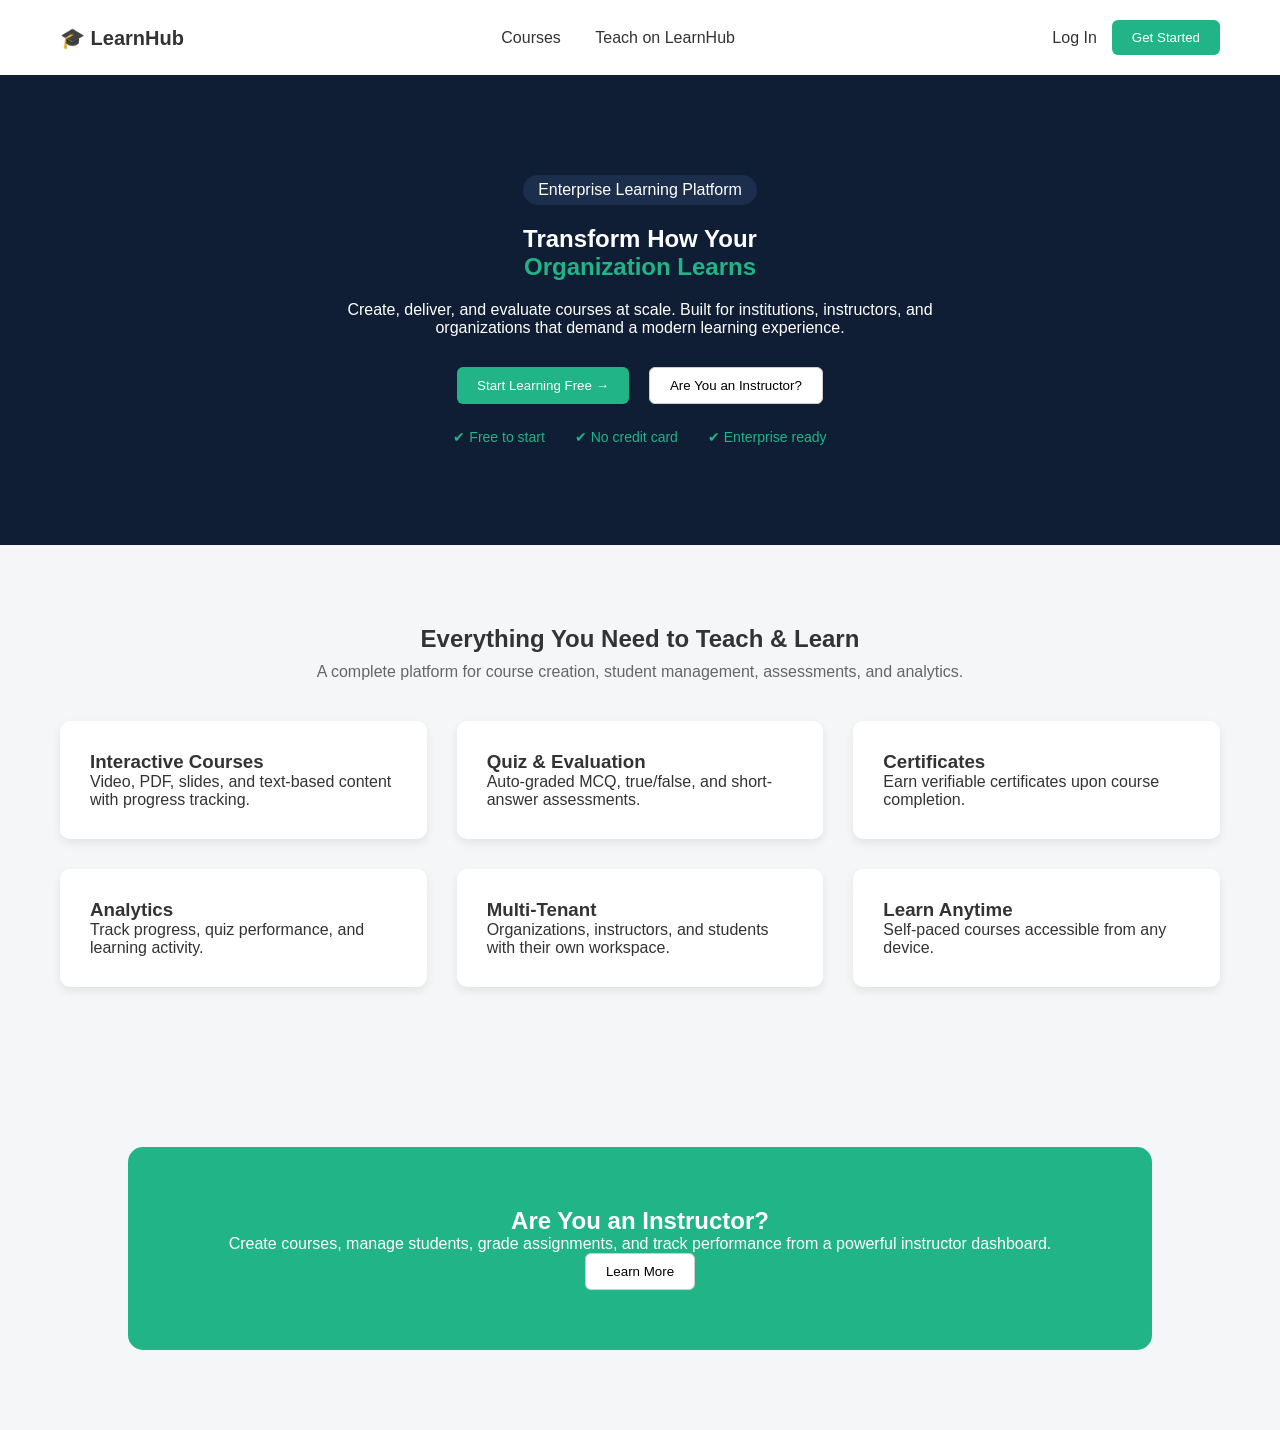
<file: index.html>
<!DOCTYPE html>
<html lang="en">
<head>
<meta charset="UTF-8">
<meta name="viewport" content="width=device-width, initial-scale=1.0">
<title>LearnHub</title>
<link rel="stylesheet" href="style.css">
</head>

<body>

<!-- Navbar -->

<header class="navbar">
<div class="logo">🎓 LearnHub</div>

<nav>
<a href="#">Courses</a>
<a href="#">Teach on LearnHub</a>
</nav>

<div class="nav-buttons">
<a href="login.html" class="login">Log In</a>
<button class="btn-primary">Get Started</button>
</div>

</header>


<!-- Hero Section -->

<section class="hero">

<p class="tag">Enterprise Learning Platform</p>

<h1>
Transform How Your <br>
<span>Organization Learns</span>
</h1>

<p class="hero-text">
Create, deliver, and evaluate courses at scale. Built for institutions,
instructors, and organizations that demand a modern learning experience.
</p>

<div class="hero-buttons">
<button class="btn-primary">Start Learning Free →</button>
<button class="btn-secondary">Are You an Instructor?</button>
</div>

<div class="hero-features">
<span>✔ Free to start</span>
<span>✔ No credit card</span>
<span>✔ Enterprise ready</span>
</div>

</section>


<!-- Features Section -->

<section class="features">

<h2>Everything You Need to Teach & Learn</h2>

<p class="features-desc">
A complete platform for course creation, student management,
assessments, and analytics.
</p>

<div class="features-grid">

<div class="card">
<h3>Interactive Courses</h3>
<p>Video, PDF, slides, and text-based content with progress tracking.</p>
</div>

<div class="card">
<h3>Quiz & Evaluation</h3>
<p>Auto-graded MCQ, true/false, and short-answer assessments.</p>
</div>

<div class="card">
<h3>Certificates</h3>
<p>Earn verifiable certificates upon course completion.</p>
</div>

<div class="card">
<h3>Analytics</h3>
<p>Track progress, quiz performance, and learning activity.</p>
</div>

<div class="card">
<h3>Multi-Tenant</h3>
<p>Organizations, instructors, and students with their own workspace.</p>
</div>

<div class="card">
<h3>Learn Anytime</h3>
<p>Self-paced courses accessible from any device.</p>
</div>

</div>

</section>


<!-- Instructor CTA -->

<section class="cta">

<h2>Are You an Instructor?</h2>

<p>
Create courses, manage students, grade assignments,
and track performance from a powerful instructor dashboard.
</p>

<button class="btn-secondary">Learn More</button>

</section>


<script src="script.js"></script>

</body>
</html>
</file>
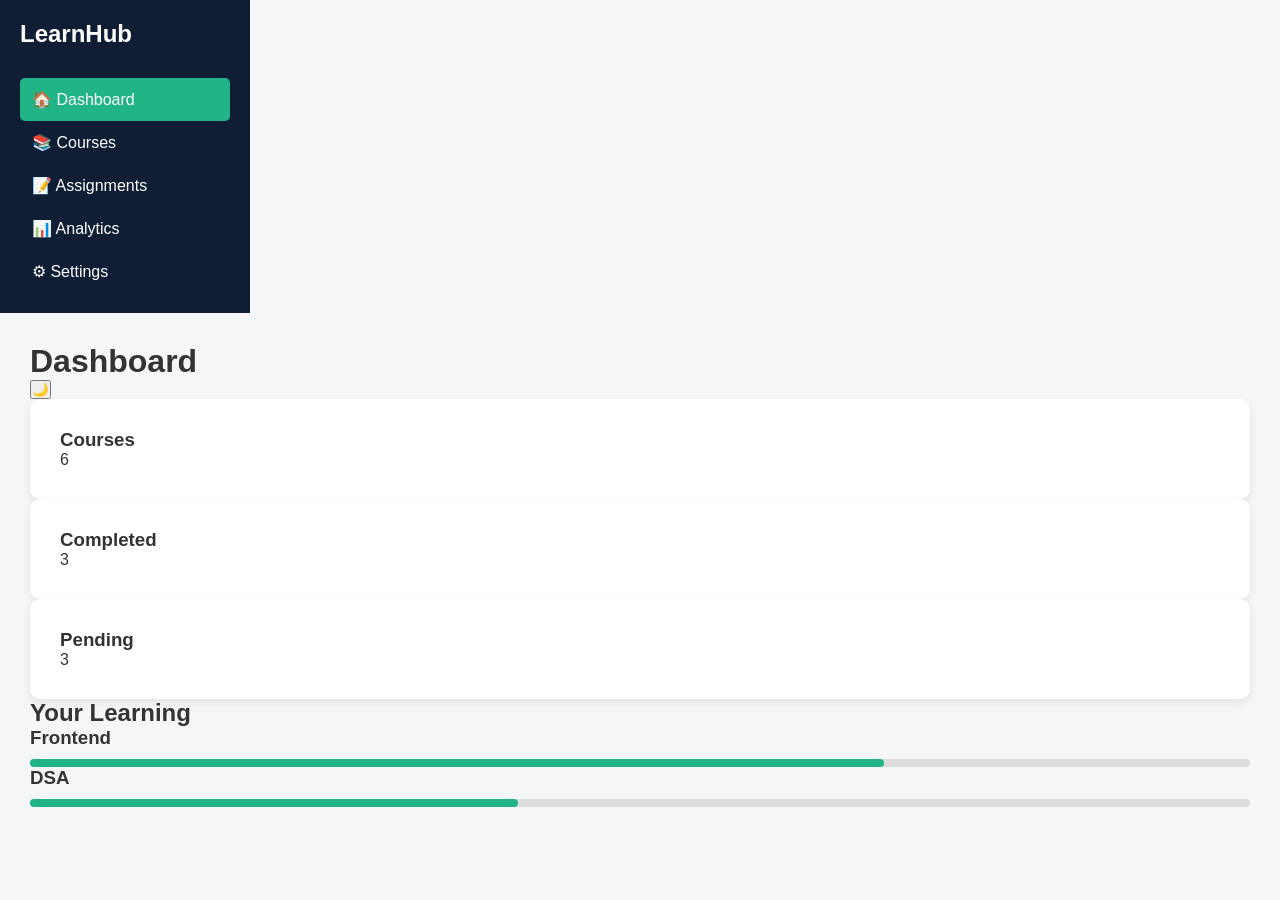
<file: dashboard.html>
<!DOCTYPE html>
<html lang="en">
<head>
<meta charset="UTF-8">
<meta name="viewport" content="width=device-width, initial-scale=1.0">
<title>Dashboard</title>
<link rel="stylesheet" href="style.css">
</head>

<body>

<div class="app">

<!-- Sidebar -->
<aside class="sidebar glass">

<h2>LearnHub</h2>

<ul>
<li class="active">🏠 Dashboard</li>
<li>📚 Courses</li>
<li>📝 Assignments</li>
<li>📊 Analytics</li>
<li>⚙ Settings</li>
</ul>

</aside>

<!-- Main -->
<main class="main">

<header class="topbar">
<h1>Dashboard</h1>
<button id="themeToggle">🌙</button>
</header>

<div class="stats">

<div class="card glass">
<h3>Courses</h3>
<p>6</p>
</div>

<div class="card glass">
<h3>Completed</h3>
<p>3</p>
</div>

<div class="card glass">
<h3>Pending</h3>
<p>3</p>
</div>

</div>

<h2>Your Learning</h2>

<div class="course-grid">

<div class="course-card glass">
<h3>Frontend</h3>
<div class="progress">
<div style="width:70%"></div>
</div>
</div>

<div class="course-card glass">
<h3>DSA</h3>
<div class="progress">
<div style="width:40%"></div>
</div>
</div>

</div>

</main>

</div>

<script src="script.js"></script>
</body>
</html>
</file>
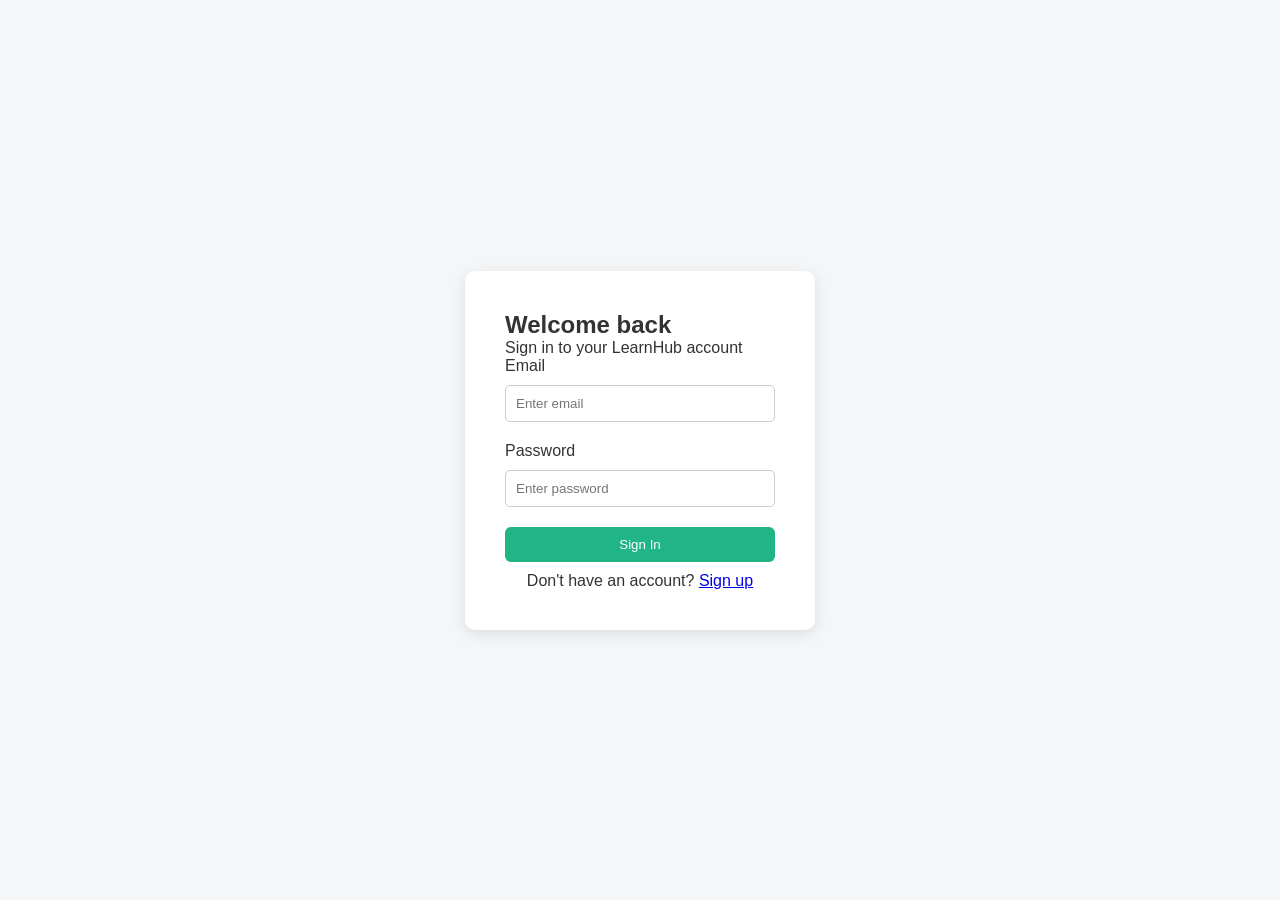
<file: loginPage.html>
<!DOCTYPE html>
<html lang="en">
<head>
<meta charset="UTF-8">
<meta name="viewport" content="width=device-width, initial-scale=1.0">
<title>Login - LearnHub</title>
<link rel="stylesheet" href="style.css">
</head>

<body class="login-body">

<div class="login-container">

<h2>Welcome back</h2>
<p>Sign in to your LearnHub account</p>

<form>

<label>Email</label>
<input type="email" placeholder="Enter email" required>

<label>Password</label>
<input type="password" placeholder="Enter password" required>

<button type="submit" class="btn-primary full">Sign In</button>

</form>

<p class="signup">
Don't have an account? <a href="#">Sign up</a>
</p>

</div>

</body>
</html>
</file>
<file: style.css>
*{
margin:0;
padding:0;
box-sizing:border-box;
font-family:Arial, Helvetica, sans-serif;
}

body{
background:#f4f6f8;
color:#333;
}

/* Navbar */

.navbar{
display:flex;
justify-content:space-between;
align-items:center;
padding:20px 60px;
background:white;
box-shadow:0 2px 5px rgba(0,0,0,0.1);
}

.navbar nav a{
margin:0 15px;
text-decoration:none;
color:#333;
}

.logo{
font-weight:bold;
font-size:20px;
}

.nav-buttons{
display:flex;
align-items:center;
gap:15px;
}

.login{
text-decoration:none;
color:#333;
}

.btn-primary{
background:#20b486;
color:white;
border:none;
padding:10px 20px;
border-radius:6px;
cursor:pointer;
}

.btn-secondary{
background:white;
border:1px solid #ccc;
padding:10px 20px;
border-radius:6px;
cursor:pointer;
}

/* Hero */

.hero{
background:#0f1e34;
color:white;
text-align:center;
padding:100px 20px;
}

.hero span{
color:#20b486;
}

.tag{
display:inline-block;
background:#1b2e4b;
padding:6px 15px;
border-radius:20px;
margin-bottom:20px;
}

.hero-text{
margin-top:20px;
max-width:600px;
margin-left:auto;
margin-right:auto;
}

.hero-buttons{
margin-top:30px;
display:flex;
justify-content:center;
gap:20px;
}

.hero-features{
margin-top:25px;
display:flex;
justify-content:center;
gap:30px;
font-size:14px;
}

/* Features */

.features{
padding:80px 60px;
text-align:center;
}

.features-desc{
margin-top:10px;
margin-bottom:40px;
color:#666;
}

.features-grid{
display:grid;
grid-template-columns:repeat(3,1fr);
gap:30px;
}

.card{
background:white;
padding:30px;
border-radius:10px;
box-shadow:0 4px 10px rgba(0,0,0,0.08);
text-align:left;
}

/* CTA */

.cta{
margin:80px auto;
width:80%;
background:#20b486;
color:white;
text-align:center;
padding:60px;
border-radius:15px;
}

/* Login Page */

.login-body{
display:flex;
justify-content:center;
align-items:center;
height:100vh;
background:#f4f6f8;
}

.login-container{
background:white;
padding:40px;
border-radius:10px;
width:350px;
box-shadow:0 4px 15px rgba(0,0,0,0.1);
}

.login-container input{
width:100%;
padding:10px;
margin:10px 0 20px 0;
border:1px solid #ccc;
border-radius:5px;
}

.full{
width:100%;
}

.dashboard{
display:flex;
height:100vh;
}

/* Sidebar */

.sidebar{
width:250px;
background:#0f1e34;
color:white;
padding:20px;
}

.sidebar ul{
list-style:none;
margin-top:30px;
}

.sidebar li{
padding:12px;
cursor:pointer;
border-radius:5px;
}

.sidebar li:hover,
.sidebar .active{
background:#20b486;
}

/* Main */

.main{
flex:1;
padding:30px;
background:#f4f6f8;
}

.dashboard-cards{
display:flex;
gap:20px;
margin:20px 0;
}

.dash-card{
background:white;
padding:20px;
flex:1;
border-radius:10px;
box-shadow:0 4px 10px rgba(0,0,0,0.1);
}

/* Progress Bar */

.progress{
background:#ddd;
height:8px;
border-radius:5px;
margin-top:10px;
}

.progress div{
height:100%;
background:#20b486;
border-radius:5px;
}

.signup{
text-align:center;
margin-top:10px;
}
</file>
